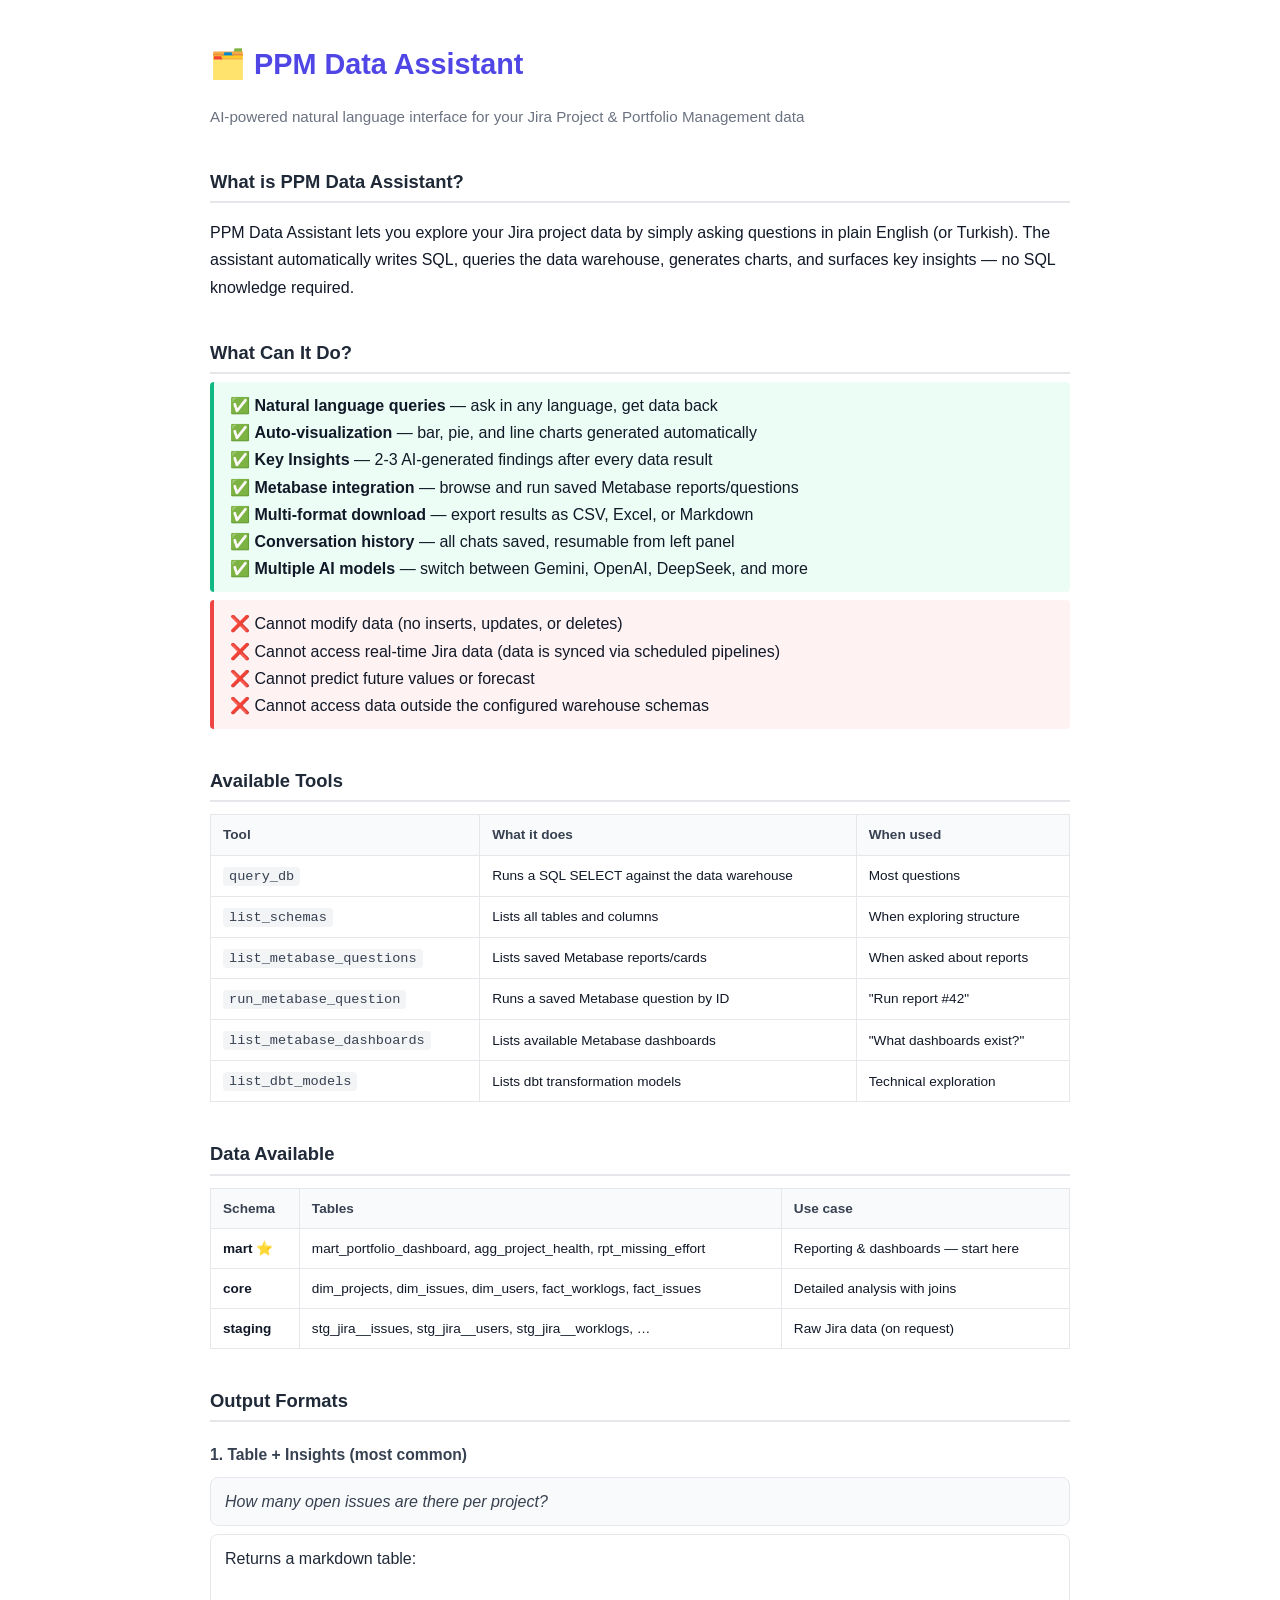
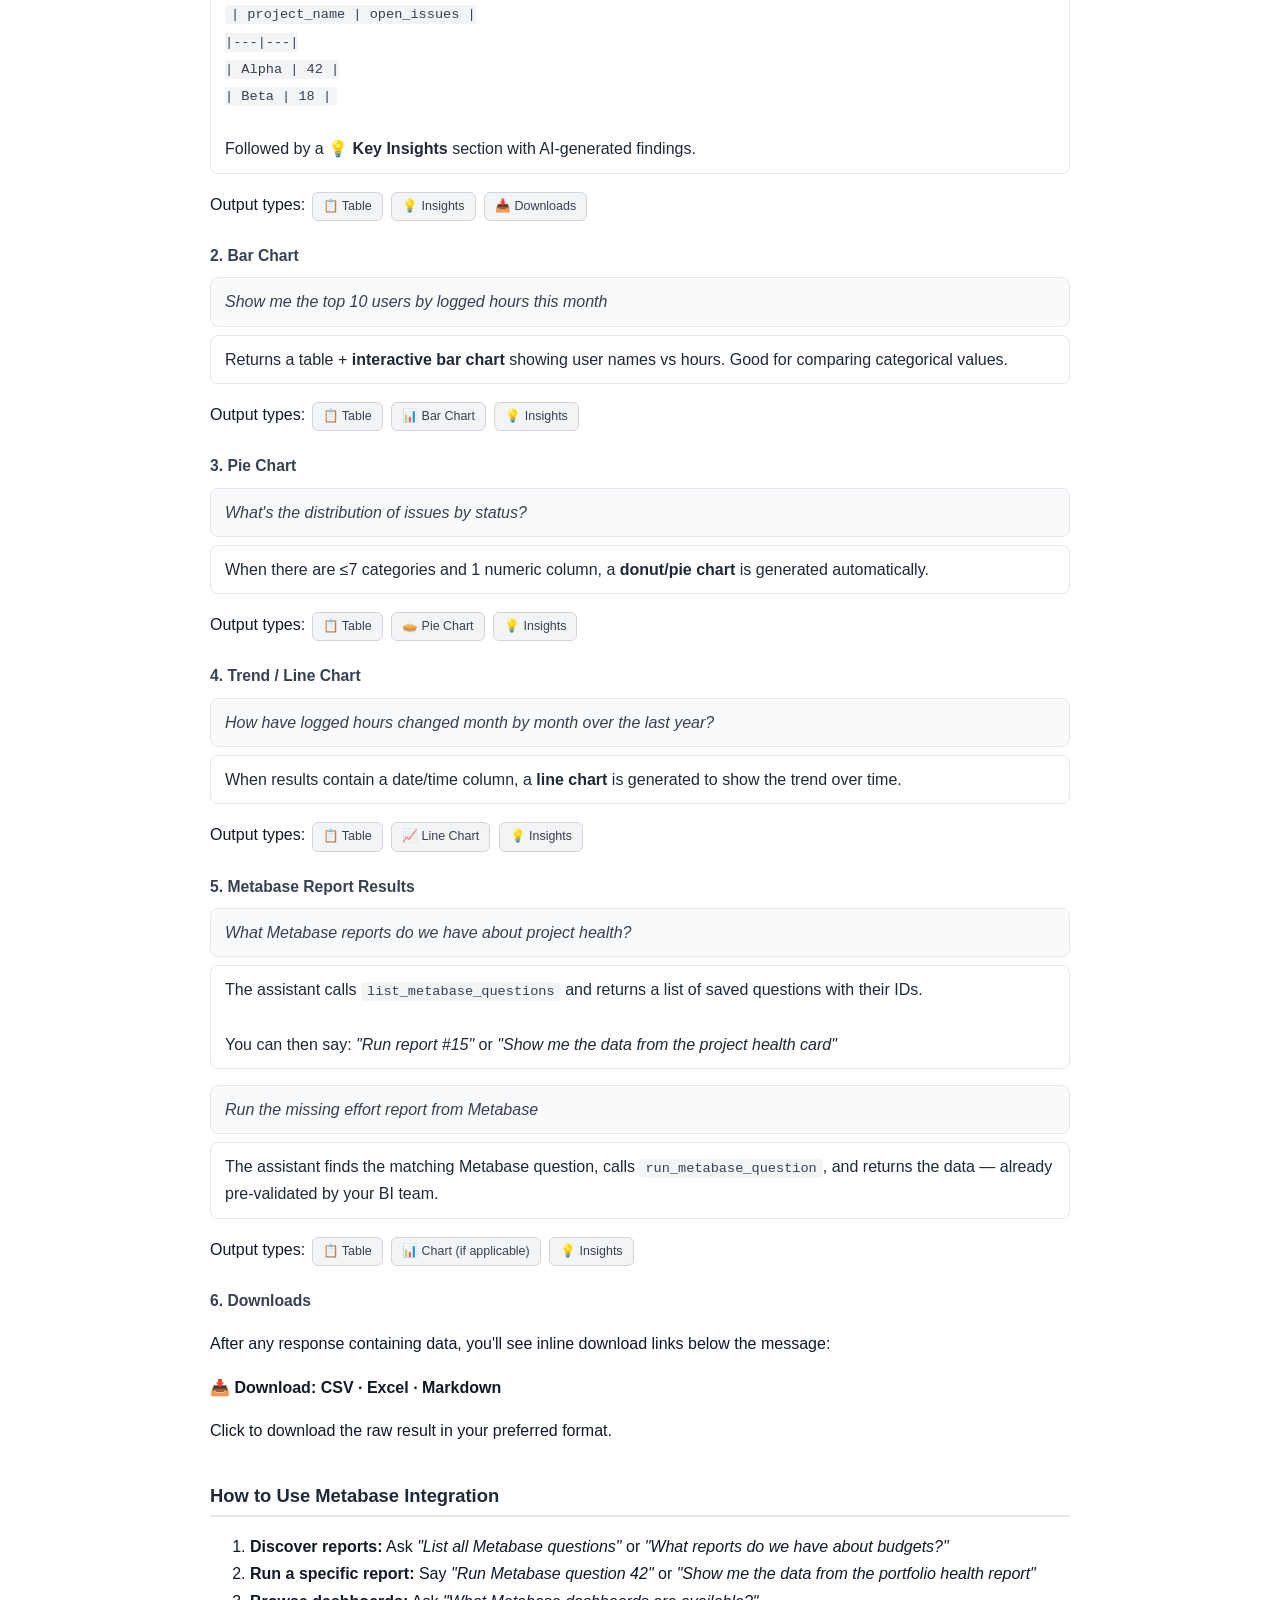
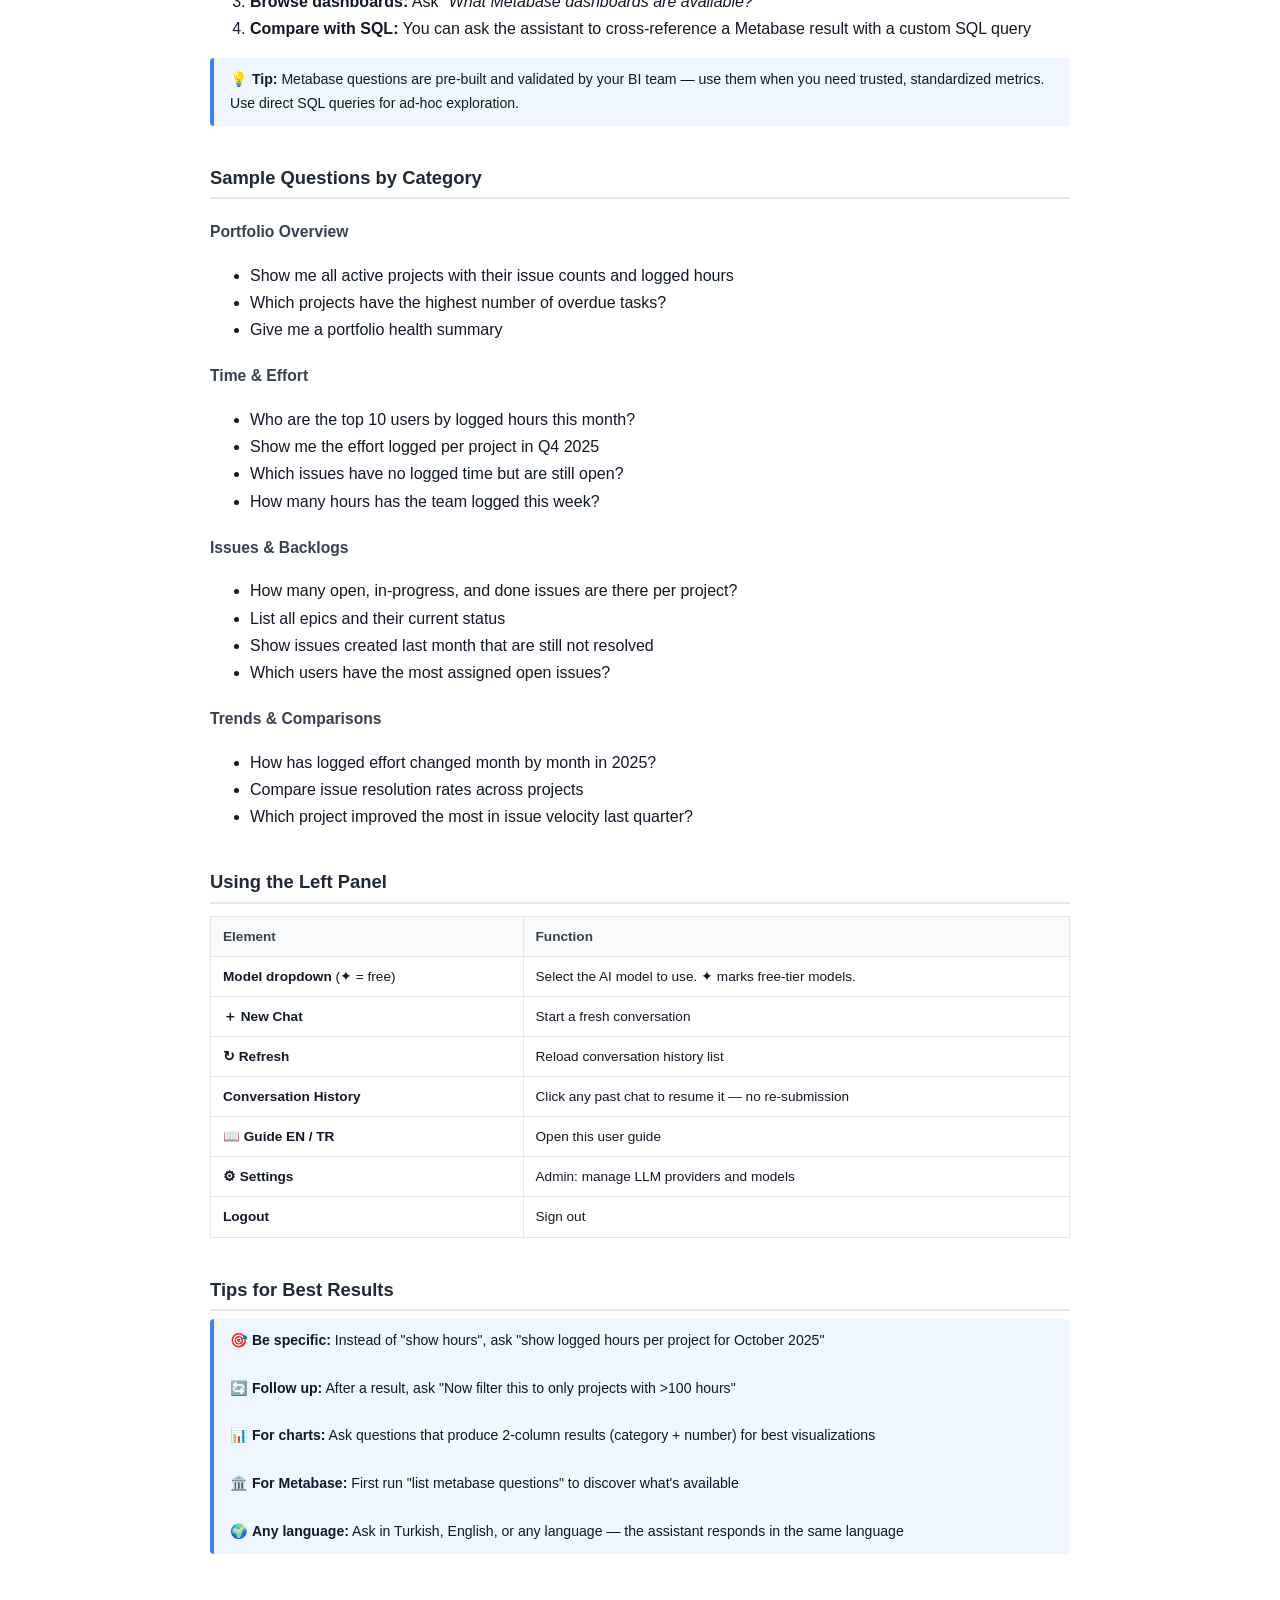
<file: agent/docs/guide_en.html>
<!DOCTYPE html>
<html lang="en">
<head>
<meta charset="UTF-8">
<meta name="viewport" content="width=device-width, initial-scale=1">
<title>PPM Data Assistant — User Guide</title>
<style>
  body{font-family:-apple-system,BlinkMacSystemFont,'Segoe UI',sans-serif;max-width:860px;margin:40px auto;padding:0 24px 60px;color:#111827;line-height:1.7}
  h1{color:#4f46e5;font-size:1.8rem;margin-bottom:4px}
  h2{color:#1f2937;font-size:1.15rem;margin-top:36px;margin-bottom:8px;border-bottom:2px solid #e5e7eb;padding-bottom:4px}
  h3{color:#374151;font-size:.98rem;margin-top:20px;margin-bottom:4px}
  .subtitle{color:#6b7280;font-size:.95rem;margin-bottom:32px}
  code{background:#f3f4f6;padding:2px 6px;border-radius:4px;font-size:.85rem;color:#374151;font-family:monospace}
  pre{background:#1e1e2e;color:#a9b1d6;padding:16px 20px;border-radius:8px;overflow-x:auto;font-size:.83rem;line-height:1.6;white-space:pre-wrap}
  table{width:100%;border-collapse:collapse;margin:12px 0}
  th{background:#f9fafb;text-align:left;padding:8px 12px;font-size:.85rem;color:#374151;border:1px solid #e5e7eb}
  td{padding:8px 12px;font-size:.85rem;border:1px solid #e5e7eb}
  .can{background:#ecfdf5;border-left:4px solid #10b981;padding:10px 16px;border-radius:4px;margin:8px 0}
  .cannot{background:#fef2f2;border-left:4px solid #ef4444;padding:10px 16px;border-radius:4px;margin:8px 0}
  .tip{background:#eff6ff;border-left:4px solid #3b82f6;padding:10px 16px;border-radius:4px;margin:8px 0;font-size:.88rem}
  .chip{display:inline-block;background:#e0e7ff;color:#4338ca;padding:2px 9px;border-radius:10px;font-size:.75rem;font-weight:700;margin:0 2px}
  .q{background:#f9fafb;border:1px solid #e5e7eb;border-radius:8px;padding:10px 14px;font-style:italic;color:#374151;margin:8px 0}
  .a{background:#fff;border:1px solid #e5e7eb;border-radius:8px;padding:10px 14px;color:#1f2937;margin:0 0 16px 0}
  .tag{font-size:.72rem;font-weight:700;color:#4f46e5;text-transform:uppercase;letter-spacing:.06em;margin-bottom:4px}
  .output-type{display:inline-block;background:#f3f4f6;border:1px solid #d1d5db;border-radius:6px;padding:3px 10px;font-size:.78rem;color:#374151;margin:2px}
</style>
</head>
<body>

<h1>🗂️ PPM Data Assistant</h1>
<p class="subtitle">AI-powered natural language interface for your Jira Project &amp; Portfolio Management data</p>

<h2>What is PPM Data Assistant?</h2>
<p>PPM Data Assistant lets you explore your Jira project data by simply asking questions in plain English (or Turkish). The assistant automatically writes SQL, queries the data warehouse, generates charts, and surfaces key insights — no SQL knowledge required.</p>

<h2>What Can It Do?</h2>

<div class="can">
  ✅ <strong>Natural language queries</strong> — ask in any language, get data back<br>
  ✅ <strong>Auto-visualization</strong> — bar, pie, and line charts generated automatically<br>
  ✅ <strong>Key Insights</strong> — 2-3 AI-generated findings after every data result<br>
  ✅ <strong>Metabase integration</strong> — browse and run saved Metabase reports/questions<br>
  ✅ <strong>Multi-format download</strong> — export results as CSV, Excel, or Markdown<br>
  ✅ <strong>Conversation history</strong> — all chats saved, resumable from left panel<br>
  ✅ <strong>Multiple AI models</strong> — switch between Gemini, OpenAI, DeepSeek, and more
</div>

<div class="cannot">
  ❌ Cannot modify data (no inserts, updates, or deletes)<br>
  ❌ Cannot access real-time Jira data (data is synced via scheduled pipelines)<br>
  ❌ Cannot predict future values or forecast<br>
  ❌ Cannot access data outside the configured warehouse schemas
</div>

<h2>Available Tools</h2>
<table>
  <tr><th>Tool</th><th>What it does</th><th>When used</th></tr>
  <tr><td><code>query_db</code></td><td>Runs a SQL SELECT against the data warehouse</td><td>Most questions</td></tr>
  <tr><td><code>list_schemas</code></td><td>Lists all tables and columns</td><td>When exploring structure</td></tr>
  <tr><td><code>list_metabase_questions</code></td><td>Lists saved Metabase reports/cards</td><td>When asked about reports</td></tr>
  <tr><td><code>run_metabase_question</code></td><td>Runs a saved Metabase question by ID</td><td>"Run report #42"</td></tr>
  <tr><td><code>list_metabase_dashboards</code></td><td>Lists available Metabase dashboards</td><td>"What dashboards exist?"</td></tr>
  <tr><td><code>list_dbt_models</code></td><td>Lists dbt transformation models</td><td>Technical exploration</td></tr>
</table>

<h2>Data Available</h2>
<table>
  <tr><th>Schema</th><th>Tables</th><th>Use case</th></tr>
  <tr><td><strong>mart</strong> ⭐</td><td>mart_portfolio_dashboard, agg_project_health, rpt_missing_effort</td><td>Reporting &amp; dashboards — start here</td></tr>
  <tr><td><strong>core</strong></td><td>dim_projects, dim_issues, dim_users, fact_worklogs, fact_issues</td><td>Detailed analysis with joins</td></tr>
  <tr><td><strong>staging</strong></td><td>stg_jira__issues, stg_jira__users, stg_jira__worklogs, …</td><td>Raw Jira data (on request)</td></tr>
</table>

<h2>Output Formats</h2>

<h3>1. Table + Insights (most common)</h3>
<div class="q">How many open issues are there per project?</div>
<div class="a">
  Returns a markdown table:<br><br>
  <code>| project_name | open_issues |<br>|---|---|<br>| Alpha | 42 |<br>| Beta | 18 |</code><br><br>
  Followed by a <strong>💡 Key Insights</strong> section with AI-generated findings.
</div>
<div style="margin-bottom:8px">Output types: <span class="output-type">📋 Table</span> <span class="output-type">💡 Insights</span> <span class="output-type">📥 Downloads</span></div>

<h3>2. Bar Chart</h3>
<div class="q">Show me the top 10 users by logged hours this month</div>
<div class="a">Returns a table + <strong>interactive bar chart</strong> showing user names vs hours. Good for comparing categorical values.</div>
<div style="margin-bottom:8px">Output types: <span class="output-type">📋 Table</span> <span class="output-type">📊 Bar Chart</span> <span class="output-type">💡 Insights</span></div>

<h3>3. Pie Chart</h3>
<div class="q">What's the distribution of issues by status?</div>
<div class="a">When there are ≤7 categories and 1 numeric column, a <strong>donut/pie chart</strong> is generated automatically.</div>
<div style="margin-bottom:8px">Output types: <span class="output-type">📋 Table</span> <span class="output-type">🥧 Pie Chart</span> <span class="output-type">💡 Insights</span></div>

<h3>4. Trend / Line Chart</h3>
<div class="q">How have logged hours changed month by month over the last year?</div>
<div class="a">When results contain a date/time column, a <strong>line chart</strong> is generated to show the trend over time.</div>
<div style="margin-bottom:8px">Output types: <span class="output-type">📋 Table</span> <span class="output-type">📈 Line Chart</span> <span class="output-type">💡 Insights</span></div>

<h3>5. Metabase Report Results</h3>
<div class="q">What Metabase reports do we have about project health?</div>
<div class="a">
  The assistant calls <code>list_metabase_questions</code> and returns a list of saved questions with their IDs.<br><br>
  You can then say: <em>"Run report #15"</em> or <em>"Show me the data from the project health card"</em>
</div>
<div class="q">Run the missing effort report from Metabase</div>
<div class="a">The assistant finds the matching Metabase question, calls <code>run_metabase_question</code>, and returns the data — already pre-validated by your BI team.</div>
<div style="margin-bottom:8px">Output types: <span class="output-type">📋 Table</span> <span class="output-type">📊 Chart (if applicable)</span> <span class="output-type">💡 Insights</span></div>

<h3>6. Downloads</h3>
<p>After any response containing data, you'll see inline download links below the message:</p>
<p><strong>📥 Download: CSV · Excel · Markdown</strong></p>
<p>Click to download the raw result in your preferred format.</p>

<h2>How to Use Metabase Integration</h2>
<ol>
  <li><strong>Discover reports:</strong> Ask <em>"List all Metabase questions"</em> or <em>"What reports do we have about budgets?"</em></li>
  <li><strong>Run a specific report:</strong> Say <em>"Run Metabase question 42"</em> or <em>"Show me the data from the portfolio health report"</em></li>
  <li><strong>Browse dashboards:</strong> Ask <em>"What Metabase dashboards are available?"</em></li>
  <li><strong>Compare with SQL:</strong> You can ask the assistant to cross-reference a Metabase result with a custom SQL query</li>
</ol>
<div class="tip">💡 <strong>Tip:</strong> Metabase questions are pre-built and validated by your BI team — use them when you need trusted, standardized metrics. Use direct SQL queries for ad-hoc exploration.</div>

<h2>Sample Questions by Category</h2>

<h3>Portfolio Overview</h3>
<ul>
  <li>Show me all active projects with their issue counts and logged hours</li>
  <li>Which projects have the highest number of overdue tasks?</li>
  <li>Give me a portfolio health summary</li>
</ul>

<h3>Time &amp; Effort</h3>
<ul>
  <li>Who are the top 10 users by logged hours this month?</li>
  <li>Show me the effort logged per project in Q4 2025</li>
  <li>Which issues have no logged time but are still open?</li>
  <li>How many hours has the team logged this week?</li>
</ul>

<h3>Issues &amp; Backlogs</h3>
<ul>
  <li>How many open, in-progress, and done issues are there per project?</li>
  <li>List all epics and their current status</li>
  <li>Show issues created last month that are still not resolved</li>
  <li>Which users have the most assigned open issues?</li>
</ul>

<h3>Trends &amp; Comparisons</h3>
<ul>
  <li>How has logged effort changed month by month in 2025?</li>
  <li>Compare issue resolution rates across projects</li>
  <li>Which project improved the most in issue velocity last quarter?</li>
</ul>

<h2>Using the Left Panel</h2>
<table>
  <tr><th>Element</th><th>Function</th></tr>
  <tr><td><strong>Model dropdown</strong> (✦ = free)</td><td>Select the AI model to use. ✦ marks free-tier models.</td></tr>
  <tr><td><strong>＋ New Chat</strong></td><td>Start a fresh conversation</td></tr>
  <tr><td><strong>↻ Refresh</strong></td><td>Reload conversation history list</td></tr>
  <tr><td><strong>Conversation History</strong></td><td>Click any past chat to resume it — no re-submission</td></tr>
  <tr><td><strong>📖 Guide EN / TR</strong></td><td>Open this user guide</td></tr>
  <tr><td><strong>⚙ Settings</strong></td><td>Admin: manage LLM providers and models</td></tr>
  <tr><td><strong>Logout</strong></td><td>Sign out</td></tr>
</table>

<h2>Tips for Best Results</h2>
<div class="tip">
  🎯 <strong>Be specific:</strong> Instead of "show hours", ask "show logged hours per project for October 2025"<br><br>
  🔄 <strong>Follow up:</strong> After a result, ask "Now filter this to only projects with &gt;100 hours"<br><br>
  📊 <strong>For charts:</strong> Ask questions that produce 2-column results (category + number) for best visualizations<br><br>
  🏛️ <strong>For Metabase:</strong> First run "list metabase questions" to discover what's available<br><br>
  🌍 <strong>Any language:</strong> Ask in Turkish, English, or any language — the assistant responds in the same language
</div>

</body>
</html>
</file>
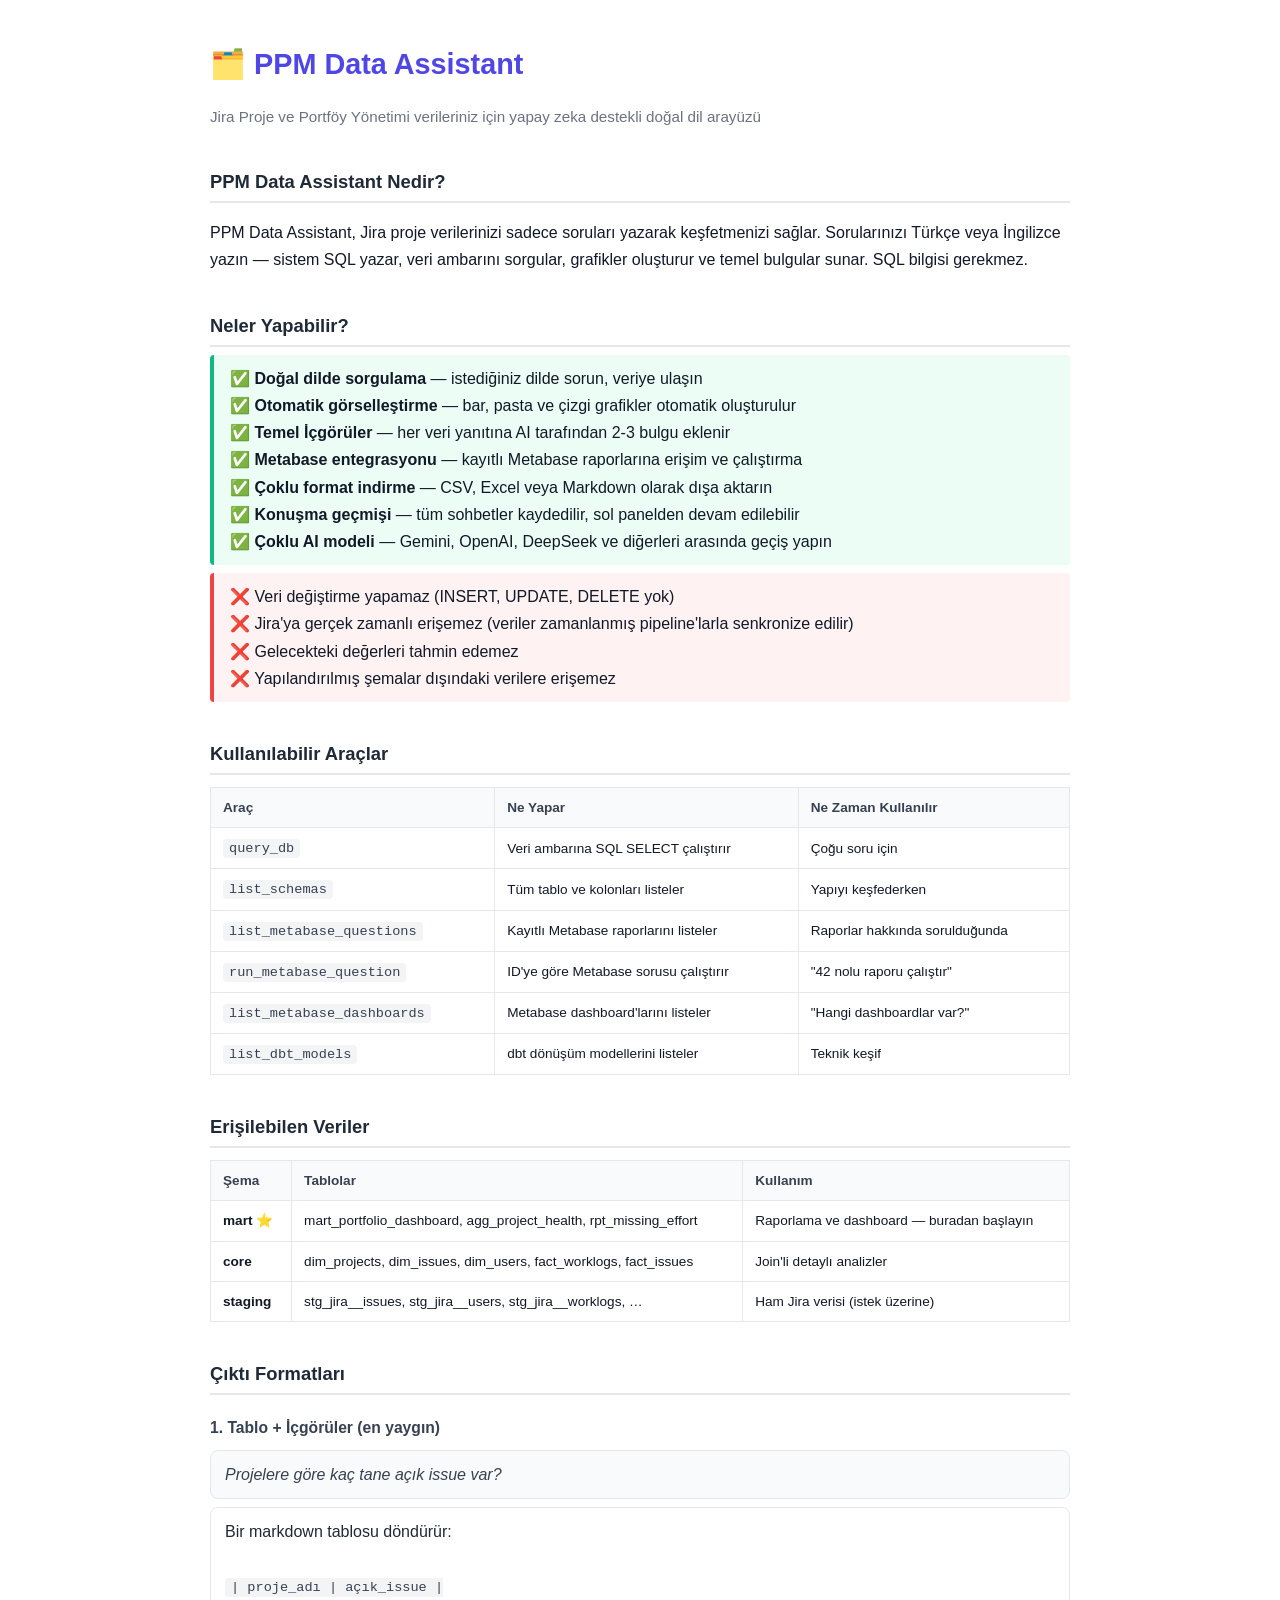
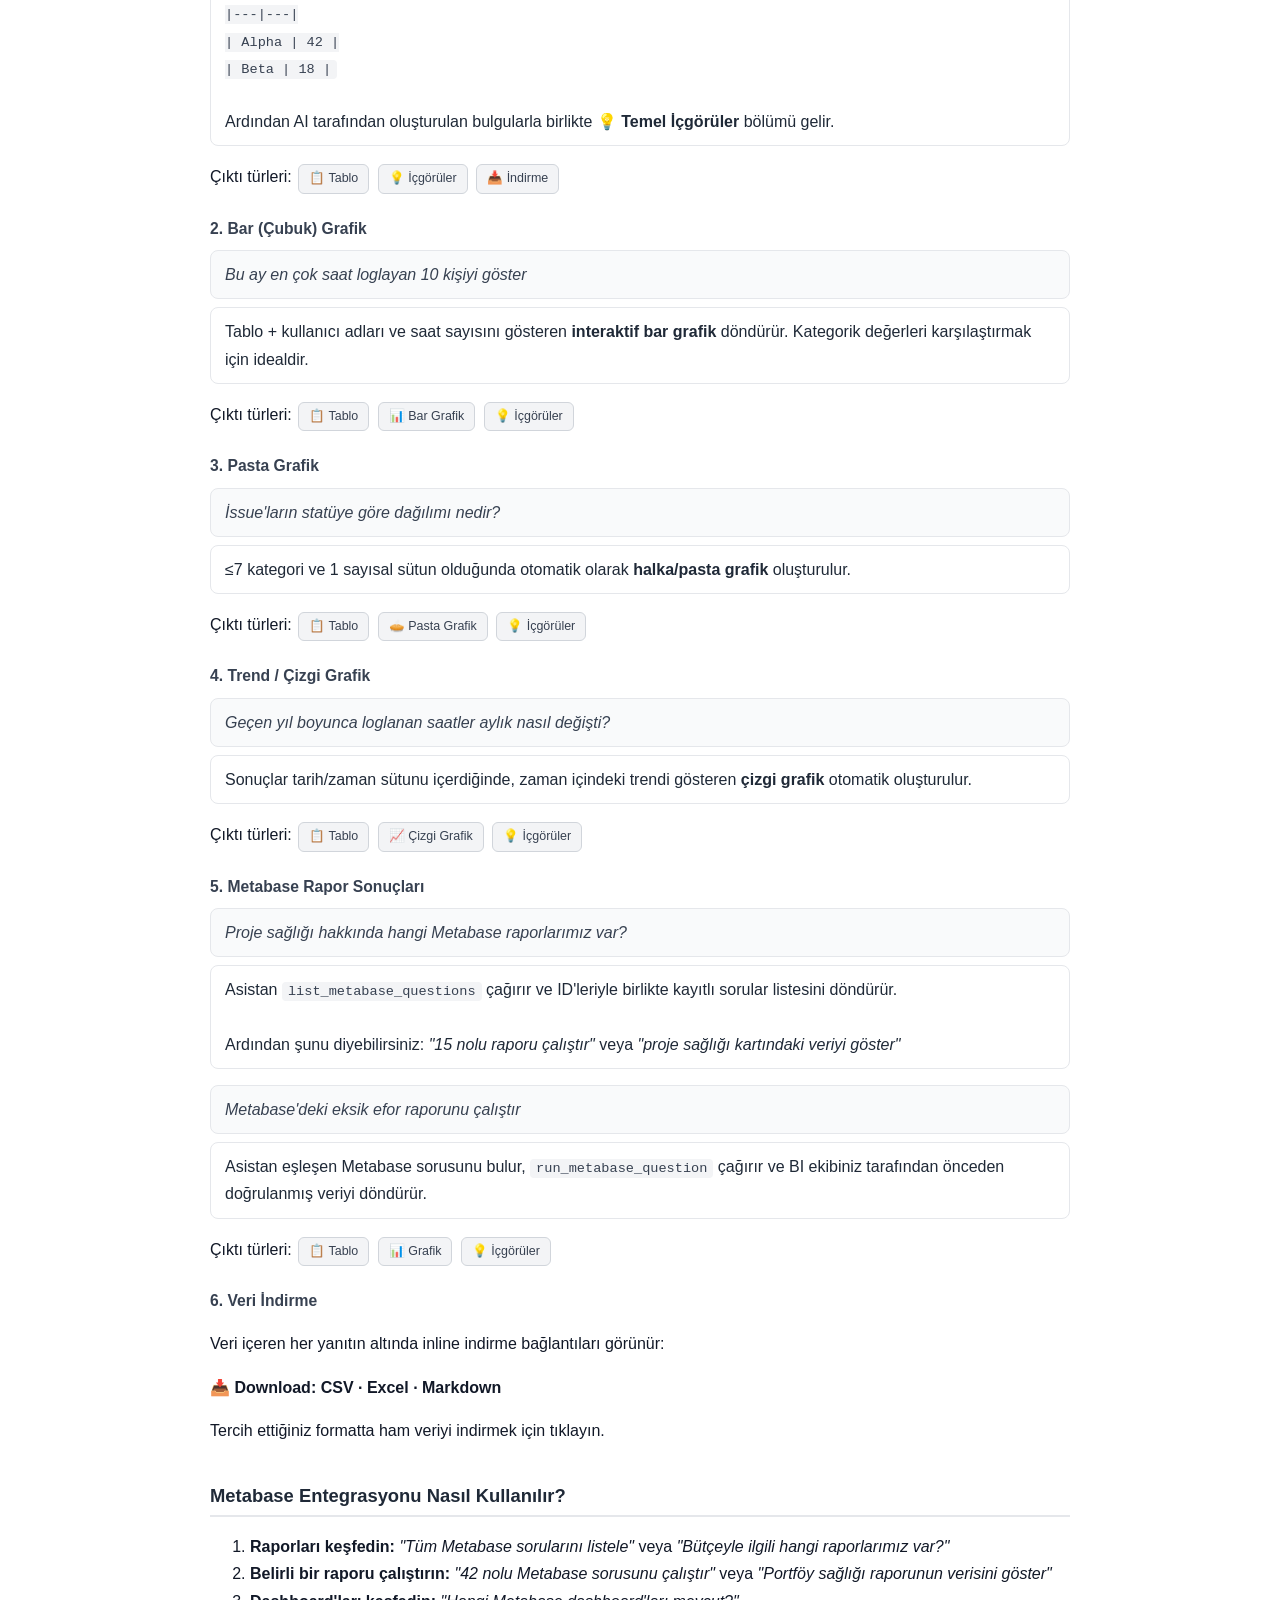
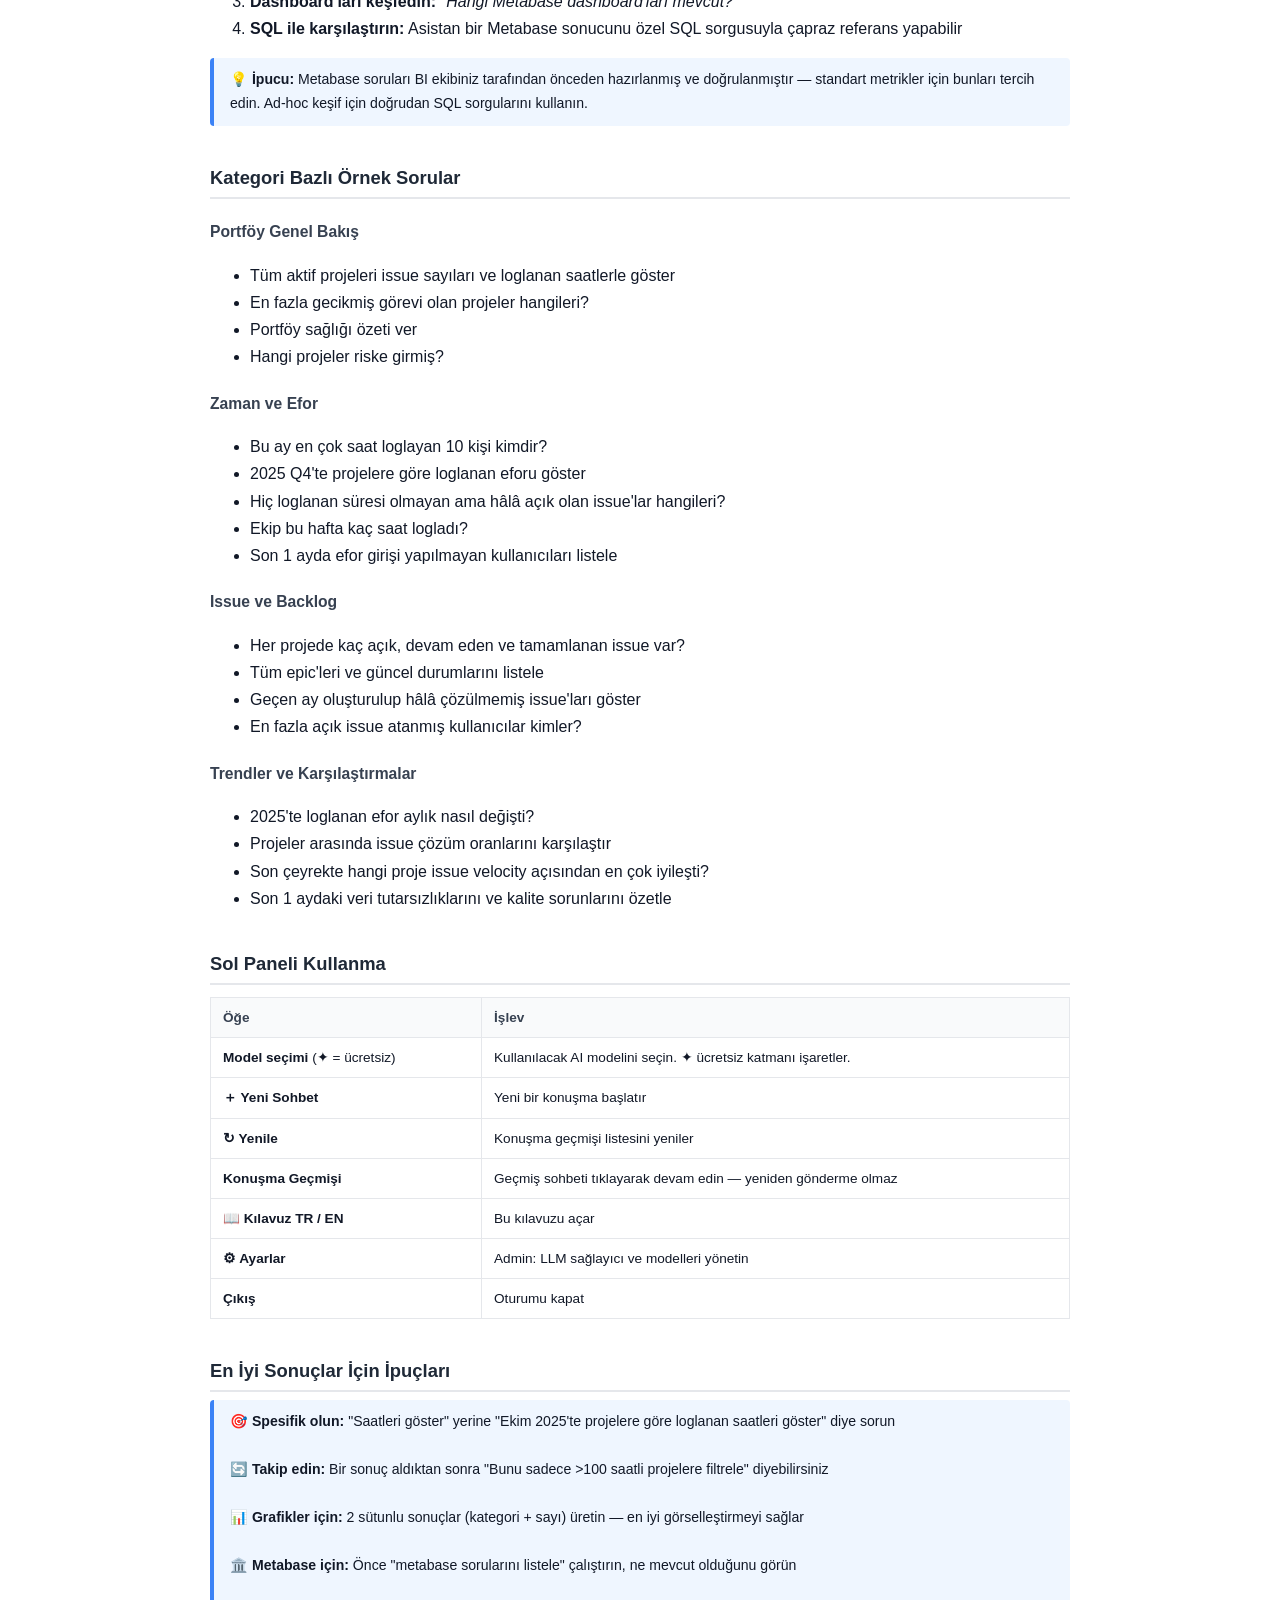
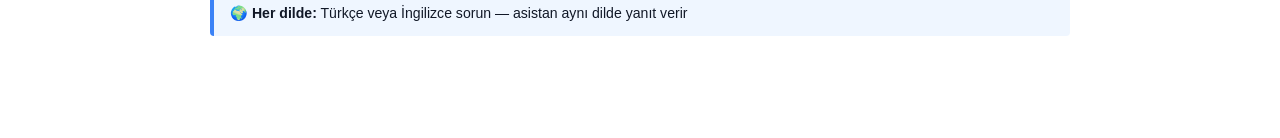
<file: agent/docs/guide_tr.html>
<!DOCTYPE html>
<html lang="tr">
<head>
<meta charset="UTF-8">
<meta name="viewport" content="width=device-width, initial-scale=1">
<title>PPM Data Assistant — Kullanım Kılavuzu</title>
<style>
  body{font-family:-apple-system,BlinkMacSystemFont,'Segoe UI',sans-serif;max-width:860px;margin:40px auto;padding:0 24px 60px;color:#111827;line-height:1.7}
  h1{color:#4f46e5;font-size:1.8rem;margin-bottom:4px}
  h2{color:#1f2937;font-size:1.15rem;margin-top:36px;margin-bottom:8px;border-bottom:2px solid #e5e7eb;padding-bottom:4px}
  h3{color:#374151;font-size:.98rem;margin-top:20px;margin-bottom:4px}
  .subtitle{color:#6b7280;font-size:.95rem;margin-bottom:32px}
  code{background:#f3f4f6;padding:2px 6px;border-radius:4px;font-size:.85rem;color:#374151;font-family:monospace}
  pre{background:#1e1e2e;color:#a9b1d6;padding:16px 20px;border-radius:8px;overflow-x:auto;font-size:.83rem;line-height:1.6;white-space:pre-wrap}
  table{width:100%;border-collapse:collapse;margin:12px 0}
  th{background:#f9fafb;text-align:left;padding:8px 12px;font-size:.85rem;color:#374151;border:1px solid #e5e7eb}
  td{padding:8px 12px;font-size:.85rem;border:1px solid #e5e7eb}
  .can{background:#ecfdf5;border-left:4px solid #10b981;padding:10px 16px;border-radius:4px;margin:8px 0}
  .cannot{background:#fef2f2;border-left:4px solid #ef4444;padding:10px 16px;border-radius:4px;margin:8px 0}
  .tip{background:#eff6ff;border-left:4px solid #3b82f6;padding:10px 16px;border-radius:4px;margin:8px 0;font-size:.88rem}
  .q{background:#f9fafb;border:1px solid #e5e7eb;border-radius:8px;padding:10px 14px;font-style:italic;color:#374151;margin:8px 0}
  .a{background:#fff;border:1px solid #e5e7eb;border-radius:8px;padding:10px 14px;color:#1f2937;margin:0 0 16px 0}
  .output-type{display:inline-block;background:#f3f4f6;border:1px solid #d1d5db;border-radius:6px;padding:3px 10px;font-size:.78rem;color:#374151;margin:2px}
</style>
</head>
<body>

<h1>🗂️ PPM Data Assistant</h1>
<p class="subtitle">Jira Proje ve Portföy Yönetimi verileriniz için yapay zeka destekli doğal dil arayüzü</p>

<h2>PPM Data Assistant Nedir?</h2>
<p>PPM Data Assistant, Jira proje verilerinizi sadece soruları yazarak keşfetmenizi sağlar. Sorularınızı Türkçe veya İngilizce yazın — sistem SQL yazar, veri ambarını sorgular, grafikler oluşturur ve temel bulgular sunar. SQL bilgisi gerekmez.</p>

<h2>Neler Yapabilir?</h2>

<div class="can">
  ✅ <strong>Doğal dilde sorgulama</strong> — istediğiniz dilde sorun, veriye ulaşın<br>
  ✅ <strong>Otomatik görselleştirme</strong> — bar, pasta ve çizgi grafikler otomatik oluşturulur<br>
  ✅ <strong>Temel İçgörüler</strong> — her veri yanıtına AI tarafından 2-3 bulgu eklenir<br>
  ✅ <strong>Metabase entegrasyonu</strong> — kayıtlı Metabase raporlarına erişim ve çalıştırma<br>
  ✅ <strong>Çoklu format indirme</strong> — CSV, Excel veya Markdown olarak dışa aktarın<br>
  ✅ <strong>Konuşma geçmişi</strong> — tüm sohbetler kaydedilir, sol panelden devam edilebilir<br>
  ✅ <strong>Çoklu AI modeli</strong> — Gemini, OpenAI, DeepSeek ve diğerleri arasında geçiş yapın
</div>

<div class="cannot">
  ❌ Veri değiştirme yapamaz (INSERT, UPDATE, DELETE yok)<br>
  ❌ Jira'ya gerçek zamanlı erişemez (veriler zamanlanmış pipeline'larla senkronize edilir)<br>
  ❌ Gelecekteki değerleri tahmin edemez<br>
  ❌ Yapılandırılmış şemalar dışındaki verilere erişemez
</div>

<h2>Kullanılabilir Araçlar</h2>
<table>
  <tr><th>Araç</th><th>Ne Yapar</th><th>Ne Zaman Kullanılır</th></tr>
  <tr><td><code>query_db</code></td><td>Veri ambarına SQL SELECT çalıştırır</td><td>Çoğu soru için</td></tr>
  <tr><td><code>list_schemas</code></td><td>Tüm tablo ve kolonları listeler</td><td>Yapıyı keşfederken</td></tr>
  <tr><td><code>list_metabase_questions</code></td><td>Kayıtlı Metabase raporlarını listeler</td><td>Raporlar hakkında sorulduğunda</td></tr>
  <tr><td><code>run_metabase_question</code></td><td>ID'ye göre Metabase sorusu çalıştırır</td><td>"42 nolu raporu çalıştır"</td></tr>
  <tr><td><code>list_metabase_dashboards</code></td><td>Metabase dashboard'larını listeler</td><td>"Hangi dashboardlar var?"</td></tr>
  <tr><td><code>list_dbt_models</code></td><td>dbt dönüşüm modellerini listeler</td><td>Teknik keşif</td></tr>
</table>

<h2>Erişilebilen Veriler</h2>
<table>
  <tr><th>Şema</th><th>Tablolar</th><th>Kullanım</th></tr>
  <tr><td><strong>mart</strong> ⭐</td><td>mart_portfolio_dashboard, agg_project_health, rpt_missing_effort</td><td>Raporlama ve dashboard — buradan başlayın</td></tr>
  <tr><td><strong>core</strong></td><td>dim_projects, dim_issues, dim_users, fact_worklogs, fact_issues</td><td>Join'li detaylı analizler</td></tr>
  <tr><td><strong>staging</strong></td><td>stg_jira__issues, stg_jira__users, stg_jira__worklogs, …</td><td>Ham Jira verisi (istek üzerine)</td></tr>
</table>

<h2>Çıktı Formatları</h2>

<h3>1. Tablo + İçgörüler (en yaygın)</h3>
<div class="q">Projelere göre kaç tane açık issue var?</div>
<div class="a">
  Bir markdown tablosu döndürür:<br><br>
  <code>| proje_adı | açık_issue |<br>|---|---|<br>| Alpha | 42 |<br>| Beta | 18 |</code><br><br>
  Ardından AI tarafından oluşturulan bulgularla birlikte <strong>💡 Temel İçgörüler</strong> bölümü gelir.
</div>
<div style="margin-bottom:8px">Çıktı türleri: <span class="output-type">📋 Tablo</span> <span class="output-type">💡 İçgörüler</span> <span class="output-type">📥 İndirme</span></div>

<h3>2. Bar (Çubuk) Grafik</h3>
<div class="q">Bu ay en çok saat loglayan 10 kişiyi göster</div>
<div class="a">Tablo + kullanıcı adları ve saat sayısını gösteren <strong>interaktif bar grafik</strong> döndürür. Kategorik değerleri karşılaştırmak için idealdir.</div>
<div style="margin-bottom:8px">Çıktı türleri: <span class="output-type">📋 Tablo</span> <span class="output-type">📊 Bar Grafik</span> <span class="output-type">💡 İçgörüler</span></div>

<h3>3. Pasta Grafik</h3>
<div class="q">İssue'ların statüye göre dağılımı nedir?</div>
<div class="a">≤7 kategori ve 1 sayısal sütun olduğunda otomatik olarak <strong>halka/pasta grafik</strong> oluşturulur.</div>
<div style="margin-bottom:8px">Çıktı türleri: <span class="output-type">📋 Tablo</span> <span class="output-type">🥧 Pasta Grafik</span> <span class="output-type">💡 İçgörüler</span></div>

<h3>4. Trend / Çizgi Grafik</h3>
<div class="q">Geçen yıl boyunca loglanan saatler aylık nasıl değişti?</div>
<div class="a">Sonuçlar tarih/zaman sütunu içerdiğinde, zaman içindeki trendi gösteren <strong>çizgi grafik</strong> otomatik oluşturulur.</div>
<div style="margin-bottom:8px">Çıktı türleri: <span class="output-type">📋 Tablo</span> <span class="output-type">📈 Çizgi Grafik</span> <span class="output-type">💡 İçgörüler</span></div>

<h3>5. Metabase Rapor Sonuçları</h3>
<div class="q">Proje sağlığı hakkında hangi Metabase raporlarımız var?</div>
<div class="a">
  Asistan <code>list_metabase_questions</code> çağırır ve ID'leriyle birlikte kayıtlı sorular listesini döndürür.<br><br>
  Ardından şunu diyebilirsiniz: <em>"15 nolu raporu çalıştır"</em> veya <em>"proje sağlığı kartındaki veriyi göster"</em>
</div>
<div class="q">Metabase'deki eksik efor raporunu çalıştır</div>
<div class="a">Asistan eşleşen Metabase sorusunu bulur, <code>run_metabase_question</code> çağırır ve BI ekibiniz tarafından önceden doğrulanmış veriyi döndürür.</div>
<div style="margin-bottom:8px">Çıktı türleri: <span class="output-type">📋 Tablo</span> <span class="output-type">📊 Grafik</span> <span class="output-type">💡 İçgörüler</span></div>

<h3>6. Veri İndirme</h3>
<p>Veri içeren her yanıtın altında inline indirme bağlantıları görünür:</p>
<p><strong>📥 Download: CSV · Excel · Markdown</strong></p>
<p>Tercih ettiğiniz formatta ham veriyi indirmek için tıklayın.</p>

<h2>Metabase Entegrasyonu Nasıl Kullanılır?</h2>
<ol>
  <li><strong>Raporları keşfedin:</strong> <em>"Tüm Metabase sorularını listele"</em> veya <em>"Bütçeyle ilgili hangi raporlarımız var?"</em></li>
  <li><strong>Belirli bir raporu çalıştırın:</strong> <em>"42 nolu Metabase sorusunu çalıştır"</em> veya <em>"Portföy sağlığı raporunun verisini göster"</em></li>
  <li><strong>Dashboard'ları keşfedin:</strong> <em>"Hangi Metabase dashboard'ları mevcut?"</em></li>
  <li><strong>SQL ile karşılaştırın:</strong> Asistan bir Metabase sonucunu özel SQL sorgusuyla çapraz referans yapabilir</li>
</ol>
<div class="tip">💡 <strong>İpucu:</strong> Metabase soruları BI ekibiniz tarafından önceden hazırlanmış ve doğrulanmıştır — standart metrikler için bunları tercih edin. Ad-hoc keşif için doğrudan SQL sorgularını kullanın.</div>

<h2>Kategori Bazlı Örnek Sorular</h2>

<h3>Portföy Genel Bakış</h3>
<ul>
  <li>Tüm aktif projeleri issue sayıları ve loglanan saatlerle göster</li>
  <li>En fazla gecikmiş görevi olan projeler hangileri?</li>
  <li>Portföy sağlığı özeti ver</li>
  <li>Hangi projeler riske girmiş?</li>
</ul>

<h3>Zaman ve Efor</h3>
<ul>
  <li>Bu ay en çok saat loglayan 10 kişi kimdir?</li>
  <li>2025 Q4'te projelere göre loglanan eforu göster</li>
  <li>Hiç loglanan süresi olmayan ama hâlâ açık olan issue'lar hangileri?</li>
  <li>Ekip bu hafta kaç saat logladı?</li>
  <li>Son 1 ayda efor girişi yapılmayan kullanıcıları listele</li>
</ul>

<h3>Issue ve Backlog</h3>
<ul>
  <li>Her projede kaç açık, devam eden ve tamamlanan issue var?</li>
  <li>Tüm epic'leri ve güncel durumlarını listele</li>
  <li>Geçen ay oluşturulup hâlâ çözülmemiş issue'ları göster</li>
  <li>En fazla açık issue atanmış kullanıcılar kimler?</li>
</ul>

<h3>Trendler ve Karşılaştırmalar</h3>
<ul>
  <li>2025'te loglanan efor aylık nasıl değişti?</li>
  <li>Projeler arasında issue çözüm oranlarını karşılaştır</li>
  <li>Son çeyrekte hangi proje issue velocity açısından en çok iyileşti?</li>
  <li>Son 1 aydaki veri tutarsızlıklarını ve kalite sorunlarını özetle</li>
</ul>

<h2>Sol Paneli Kullanma</h2>
<table>
  <tr><th>Öğe</th><th>İşlev</th></tr>
  <tr><td><strong>Model seçimi</strong> (✦ = ücretsiz)</td><td>Kullanılacak AI modelini seçin. ✦ ücretsiz katmanı işaretler.</td></tr>
  <tr><td><strong>＋ Yeni Sohbet</strong></td><td>Yeni bir konuşma başlatır</td></tr>
  <tr><td><strong>↻ Yenile</strong></td><td>Konuşma geçmişi listesini yeniler</td></tr>
  <tr><td><strong>Konuşma Geçmişi</strong></td><td>Geçmiş sohbeti tıklayarak devam edin — yeniden gönderme olmaz</td></tr>
  <tr><td><strong>📖 Kılavuz TR / EN</strong></td><td>Bu kılavuzu açar</td></tr>
  <tr><td><strong>⚙ Ayarlar</strong></td><td>Admin: LLM sağlayıcı ve modelleri yönetin</td></tr>
  <tr><td><strong>Çıkış</strong></td><td>Oturumu kapat</td></tr>
</table>

<h2>En İyi Sonuçlar İçin İpuçları</h2>
<div class="tip">
  🎯 <strong>Spesifik olun:</strong> "Saatleri göster" yerine "Ekim 2025'te projelere göre loglanan saatleri göster" diye sorun<br><br>
  🔄 <strong>Takip edin:</strong> Bir sonuç aldıktan sonra "Bunu sadece &gt;100 saatli projelere filtrele" diyebilirsiniz<br><br>
  📊 <strong>Grafikler için:</strong> 2 sütunlu sonuçlar (kategori + sayı) üretin — en iyi görselleştirmeyi sağlar<br><br>
  🏛️ <strong>Metabase için:</strong> Önce "metabase sorularını listele" çalıştırın, ne mevcut olduğunu görün<br><br>
  🌍 <strong>Her dilde:</strong> Türkçe veya İngilizce sorun — asistan aynı dilde yanıt verir
</div>

</body>
</html>
</file>
